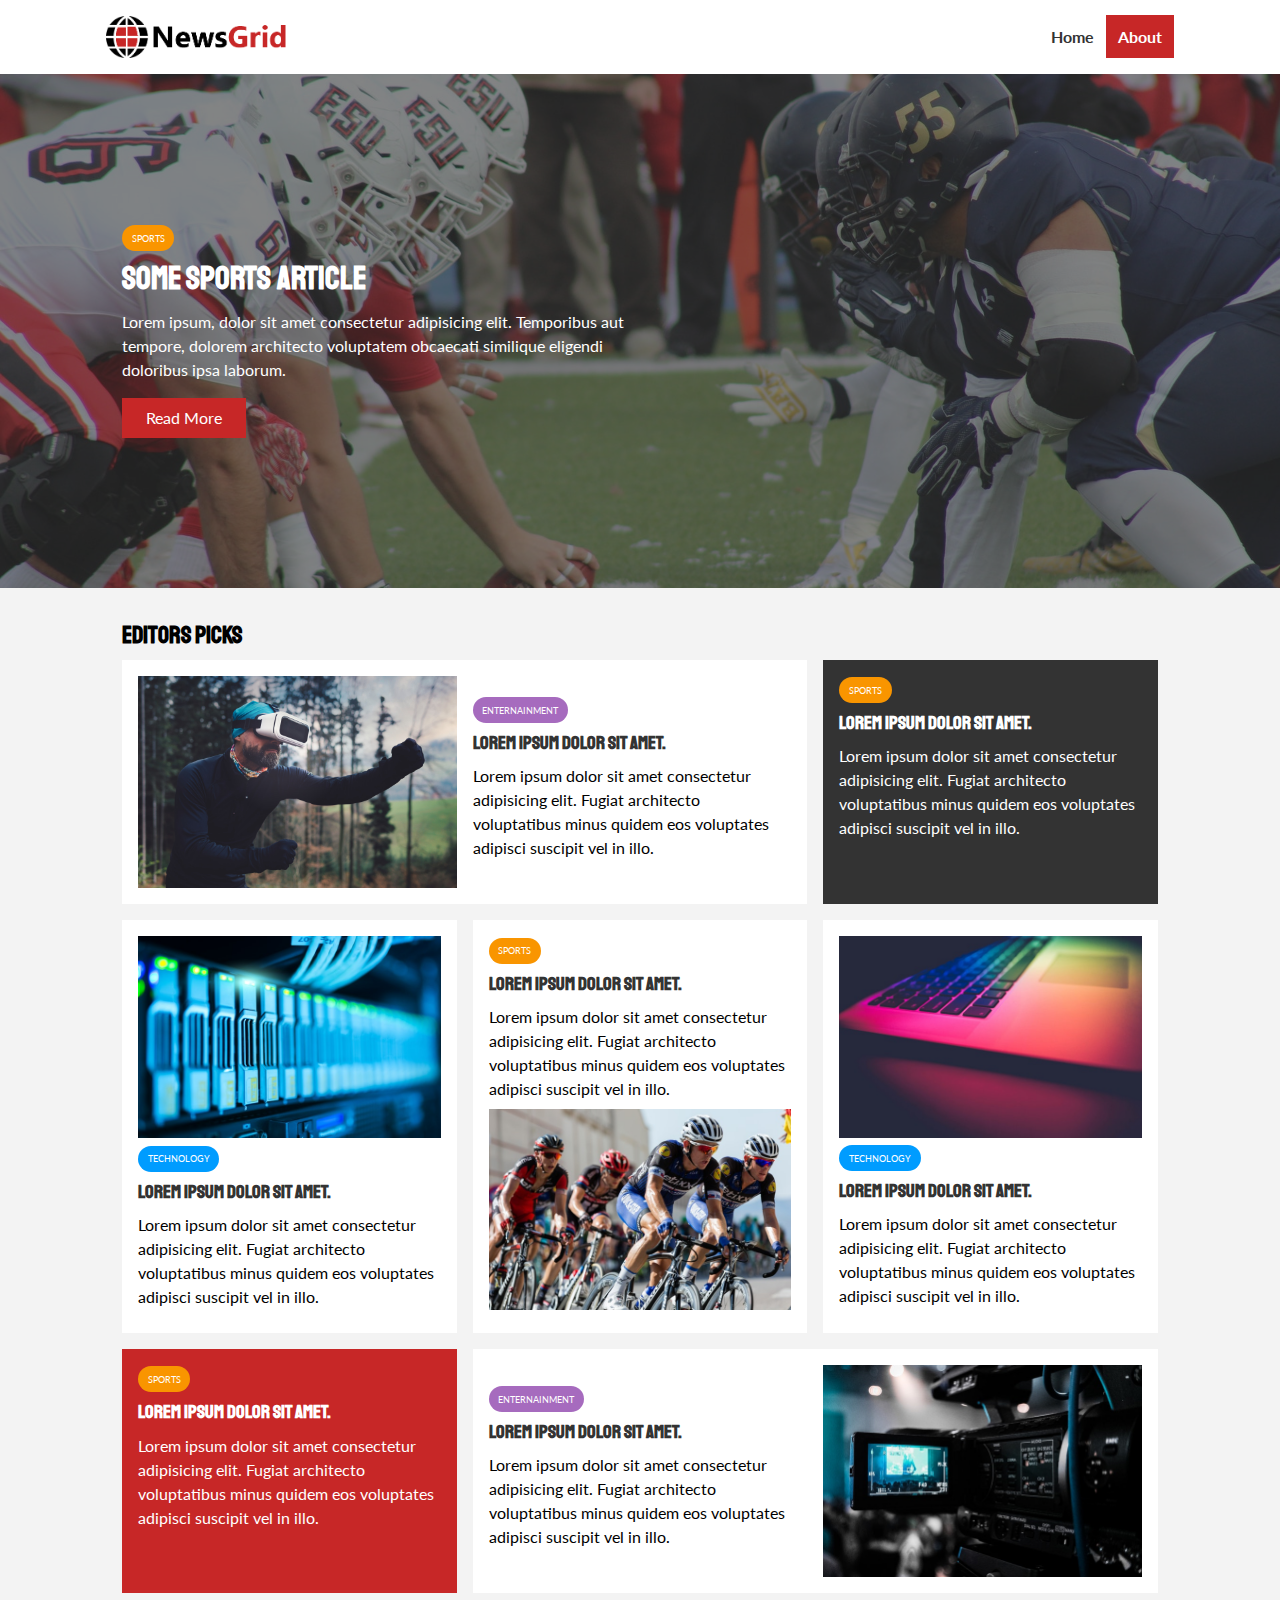
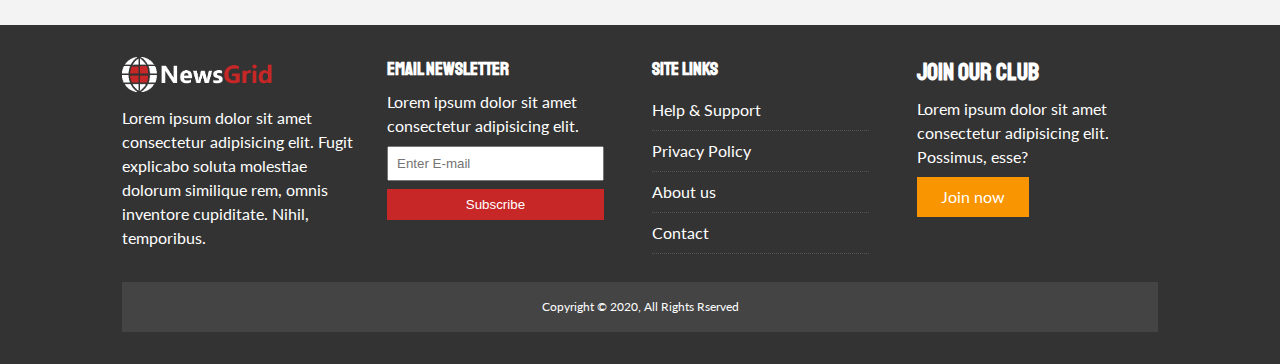
<file: index.html>
<!DOCTYPE html>
<html lang="en">
  <head>
    <meta charset="UTF-8" />
    <meta name="viewport" content="width=device-width, initial-scale=1.0" />
    <link
      rel="stylesheet"
      href="https://use.fontawesome.com/releases/v5.15.1/css/all.css"
      integrity="sha384-vp86vTRFVJgpjF9jiIGPEEqYqlDwgyBgEF109VFjmqGmIY/Y4HV4d3Gp2irVfcrp"
      crossorigin="anonymous"
    />
    <link
      href="https://fonts.googleapis.com/css2?family=Lato:wght@400;700&family=Staatliches&display=swap"
      rel="stylesheet"
    />
    <link rel="stylesheet" href="css/style.css" />
    <link
      rel="stylesheet"
      href="css/mobile.css"
      media="screen and (max-width: 768px)"
    />

    <link rel="shortcut icon" type="image/x-icon" href="favicon.ico" />
    <title>NewsGrid | Latest News</title>
  </head>
  <body>
    <nav class="main-nav">
      <div class="container">
        <img src="img/logo.png" alt="Logo" class="logo" />

        <div class="social">
          <a href="#"><i class="fab fa-facebook fa-2x"></i></a>
          <a href="#"><i class="fab fa-instagram fa-2x"></i></a>
          <a href="#"><i class="fab fa-twitter fa-2x"></i></a>
          <a href="#"><i class="fab fa-youtube fa-2x"></i></a>
        </div>

        <ul>
          <li><a href="index.html">Home</a></li>
          <li><a href="about.html" class="current">About</a></li>
        </ul>
      </div>
    </nav>

    <!-- SHOWCASE -->
    <header class="showcase">
      <div class="container">
        <div class="showcase-container">
          <div class="showcase-content">
            <div class="category category-sports">Sports</div>
            <h1>Some Sports Article</h1>
            <p>
              Lorem ipsum, dolor sit amet consectetur adipisicing elit.
              Temporibus aut tempore, dolorem architecto voluptatem obcaecati
              similique eligendi doloribus ipsa laborum.
            </p>
            <a href="" class="btn btn-primary">Read More</a>
          </div>
        </div>
      </div>
    </header>

    <!-- ARTICLES -->
    <section class="home-articles py-2">
      <div class="container">
        <h2>Editors Picks</h2>
        <div class="articles-container">
          <!-- Article 1 -->
          <article class="card">
            <img src="img/articles/ent1.jpg" alt="First Picture" />
            <div>
              <div class="category category-ent">Enternainment</div>
              <h3>
                <a href="article.html">Lorem ipsum dolor sit amet.</a>
              </h3>
              <p>
                Lorem ipsum dolor sit amet consectetur adipisicing elit. Fugiat
                architecto voluptatibus minus quidem eos voluptates adipisci
                suscipit vel in illo.
              </p>
            </div>
          </article>
          <!-- Article 2 -->
          <article class="card bg-dark">
            <div class="category category-sports">Sports</div>
            <h3>
              <a href="article.html">Lorem ipsum dolor sit amet.</a>
            </h3>
            <p>
              Lorem ipsum dolor sit amet consectetur adipisicing elit. Fugiat
              architecto voluptatibus minus quidem eos voluptates adipisci
              suscipit vel in illo.
            </p>
          </article>

          <!-- Article 3 -->
          <article class="card">
            <img src="img/articles/tech1.jpg" alt="Tech" />
            <div class="category category-tech">Technology</div>
            <h3>
              <a href="article.html">Lorem ipsum dolor sit amet.</a>
            </h3>
            <p>
              Lorem ipsum dolor sit amet consectetur adipisicing elit. Fugiat
              architecto voluptatibus minus quidem eos voluptates adipisci
              suscipit vel in illo.
            </p>
          </article>

          <!-- Article 4 -->
          <article class="card">
            <div class="category category-sports">Sports</div>
            <h3>
              <a href="article.html">Lorem ipsum dolor sit amet.</a>
            </h3>
            <p>
              Lorem ipsum dolor sit amet consectetur adipisicing elit. Fugiat
              architecto voluptatibus minus quidem eos voluptates adipisci
              suscipit vel in illo.
            </p>
            <img src="img/articles/sports1.jpg" alt="Sports" />
          </article>

          <!-- Article 5 -->
          <article class="card">
            <img src="img/articles/tech2.jpg" alt="Tech" />
            <div class="category category-tech">Technology</div>
            <h3>
              <a href="article.html">Lorem ipsum dolor sit amet.</a>
            </h3>
            <p>
              Lorem ipsum dolor sit amet consectetur adipisicing elit. Fugiat
              architecto voluptatibus minus quidem eos voluptates adipisci
              suscipit vel in illo.
            </p>
          </article>
          <!-- Article 6 -->
          <article class="card bg-primary">
            <div class="category category-sports">Sports</div>
            <h3>
              <a href="article.html">Lorem ipsum dolor sit amet.</a>
            </h3>
            <p>
              Lorem ipsum dolor sit amet consectetur adipisicing elit. Fugiat
              architecto voluptatibus minus quidem eos voluptates adipisci
              suscipit vel in illo.
            </p>
          </article>
          <!-- Article 7 -->
          <article class="card">
            <div>
              <div class="category category-ent">Enternainment</div>
              <h3>
                <a href="article.html">Lorem ipsum dolor sit amet.</a>
              </h3>
              <p>
                Lorem ipsum dolor sit amet consectetur adipisicing elit. Fugiat
                architecto voluptatibus minus quidem eos voluptates adipisci
                suscipit vel in illo.
              </p>
            </div>
            <img src="img/articles/ent2.jpg" alt="First Picture" />
          </article>
        </div>
      </div>
    </section>

    <!-- Footer -->
    <footer class="main-footer py-2">
      <div class="container">
        <div class="footer-container">
          <div>
            <img src="img/logo_light.png" alt="News" />
            <p>
              Lorem ipsum dolor sit amet consectetur adipisicing elit. Fugit
              explicabo soluta molestiae dolorum similique rem, omnis inventore
              cupiditate. Nihil, temporibus.
            </p>
          </div>
          <div>
            <h3>Email Newsletter</h3>
            <p>Lorem ipsum dolor sit amet consectetur adipisicing elit.</p>
            <form>
              <input type="email" placeholder="Enter E-mail" />
              <input type="submit" value="Subscribe" class="btn btn-primary" />
            </form>
          </div>

          <div>
            <h3>Site Links</h3>
            <ul class="list">
              <li><a href="#">Help & Support</a></li>
              <li><a href="#">Privacy Policy</a></li>
              <li><a href="#">About us</a></li>
              <li><a href="#">Contact</a></li>
            </ul>
          </div>

          <div>
            <h2>Join Our Club</h2>
            <p>
              Lorem ipsum dolor sit amet consectetur adipisicing elit. Possimus,
              esse?
            </p>
            <a href="#" class="btn btn-secondary">Join now</a>
          </div>

          <div>
            <p>Copyright &copy; 2020, All Rights Rserved</p>
          </div>
        </div>
      </div>
    </footer>
  </body>
</html>
</file>
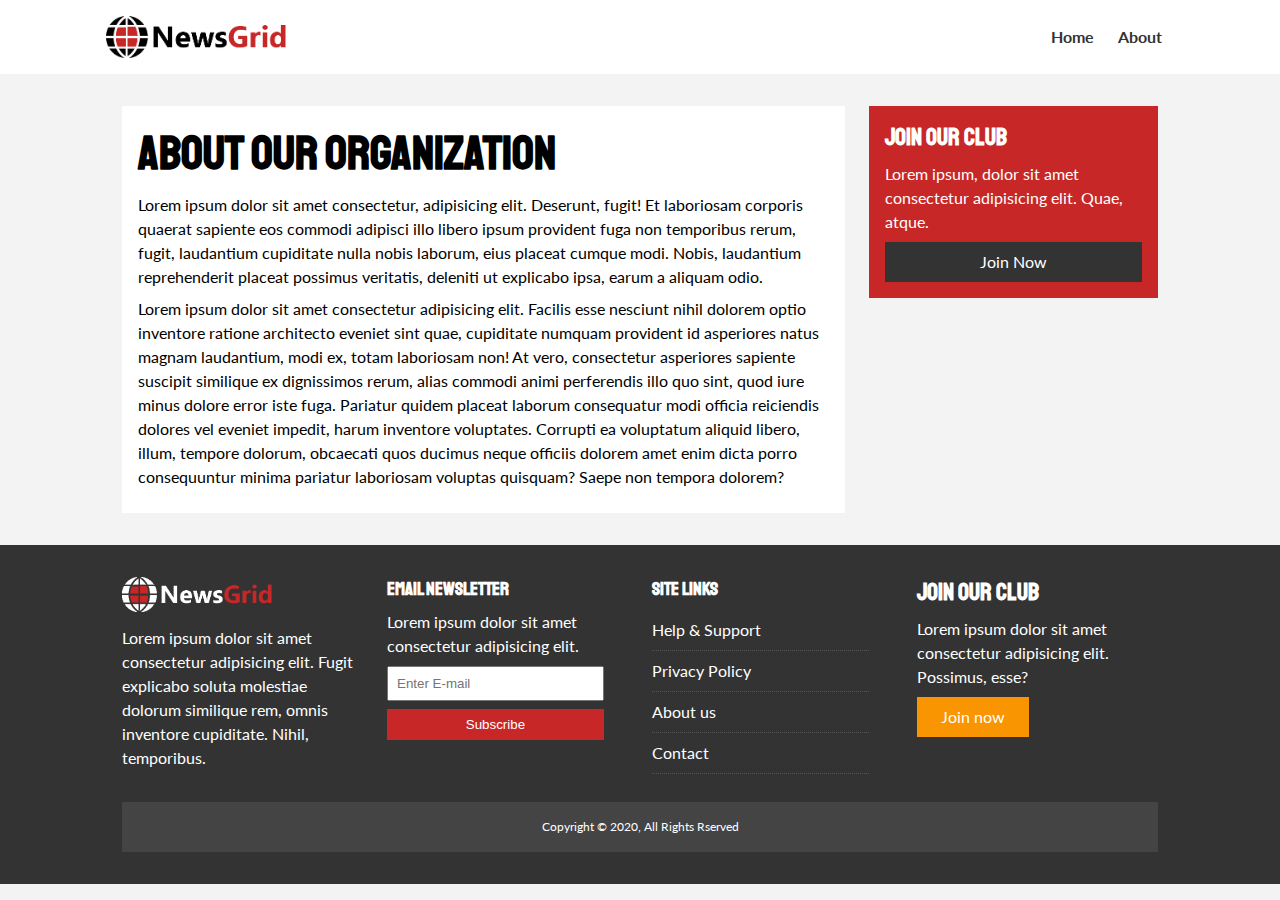
<file: about.html>
<!DOCTYPE html>
<html lang="en">
  <head>
    <meta charset="UTF-8" />
    <meta name="viewport" content="width=device-width, initial-scale=1.0" />
    <link
      rel="stylesheet"
      href="https://use.fontawesome.com/releases/v5.15.1/css/all.css"
      integrity="sha384-vp86vTRFVJgpjF9jiIGPEEqYqlDwgyBgEF109VFjmqGmIY/Y4HV4d3Gp2irVfcrp"
      crossorigin="anonymous"
    />
    <link
      href="https://fonts.googleapis.com/css2?family=Lato:wght@400;700&family=Staatliches&display=swap"
      rel="stylesheet"
    />
    <link rel="stylesheet" href="css/style.css" />
    <link
      rel="stylesheet"
      href="css/mobile.css"
      media="screen and (max-width: 768px)"
    />

    <link rel="shortcut icon" type="image/x-icon" href="favicon.ico" />
    <title>NewsGrid | About</title>
  </head>
  <body>
    <!-- Navigation -->
    <nav class="main-nav">
      <div class="container">
        <img src="img/logo.png" alt="Logo" class="logo" />

        <div class="social">
          <a href="#"><i class="fab fa-facebook fa-2x"></i></a>
          <a href="#"><i class="fab fa-instagram fa-2x"></i></a>
          <a href="#"><i class="fab fa-twitter fa-2x"></i></a>
          <a href="#"><i class="fab fa-youtube fa-2x"></i></a>
        </div>

        <ul>
          <li><a href="index.html">Home</a></li>
          <li><a href="about.html">About</a></li>
        </ul>
      </div>
    </nav>

    <!-- Section about -->
    <section class="about">
      <div class="container">
        <div class="page-container">
          <article class="card">
            <h1 class="l-heading">About Our Organization</h1>
            <p>
              Lorem ipsum dolor sit amet consectetur, adipisicing elit.
              Deserunt, fugit! Et laboriosam corporis quaerat sapiente eos
              commodi adipisci illo libero ipsum provident fuga non temporibus
              rerum, fugit, laudantium cupiditate nulla nobis laborum, eius
              placeat cumque modi. Nobis, laudantium reprehenderit placeat
              possimus veritatis, deleniti ut explicabo ipsa, earum a aliquam
              odio.
            </p>
            <p>
              Lorem ipsum dolor sit amet consectetur adipisicing elit. Facilis
              esse nesciunt nihil dolorem optio inventore ratione architecto
              eveniet sint quae, cupiditate numquam provident id asperiores
              natus magnam laudantium, modi ex, totam laboriosam non! At vero,
              consectetur asperiores sapiente suscipit similique ex dignissimos
              rerum, alias commodi animi perferendis illo quo sint, quod iure
              minus dolore error iste fuga. Pariatur quidem placeat laborum
              consequatur modi officia reiciendis dolores vel eveniet impedit,
              harum inventore voluptates. Corrupti ea voluptatum aliquid libero,
              illum, tempore dolorum, obcaecati quos ducimus neque officiis
              dolorem amet enim dicta porro consequuntur minima pariatur
              laboriosam voluptas quisquam? Saepe non tempora dolorem?
            </p>
          </article>

          <aside class="card bg-primary">
            <h2>Join Our Club</h2>
            <p>
              Lorem ipsum, dolor sit amet consectetur adipisicing elit. Quae,
              atque.
            </p>
            <a href="" class="btn btn-dark btn-block">Join Now</a>
          </aside>
        </div>
      </div>
    </section>

    <!-- Footer -->
    <footer class="main-footer py-2">
      <div class="container">
        <div class="footer-container">
          <div>
            <img src="img/logo_light.png" alt="News" />
            <p>
              Lorem ipsum dolor sit amet consectetur adipisicing elit. Fugit
              explicabo soluta molestiae dolorum similique rem, omnis inventore
              cupiditate. Nihil, temporibus.
            </p>
          </div>
          <div>
            <h3>Email Newsletter</h3>
            <p>Lorem ipsum dolor sit amet consectetur adipisicing elit.</p>
            <form>
              <input type="email" placeholder="Enter E-mail" />
              <input type="submit" value="Subscribe" class="btn btn-primary" />
            </form>
          </div>

          <div>
            <h3>Site Links</h3>
            <ul class="list">
              <li><a href="#">Help & Support</a></li>
              <li><a href="#">Privacy Policy</a></li>
              <li><a href="#">About us</a></li>
              <li><a href="#">Contact</a></li>
            </ul>
          </div>

          <div>
            <h2>Join Our Club</h2>
            <p>
              Lorem ipsum dolor sit amet consectetur adipisicing elit. Possimus,
              esse?
            </p>
            <a href="#" class="btn btn-secondary">Join now</a>
          </div>

          <div>
            <p>Copyright &copy; 2020, All Rights Rserved</p>
          </div>
        </div>
      </div>
    </footer>
  </body>
</html>
</file>
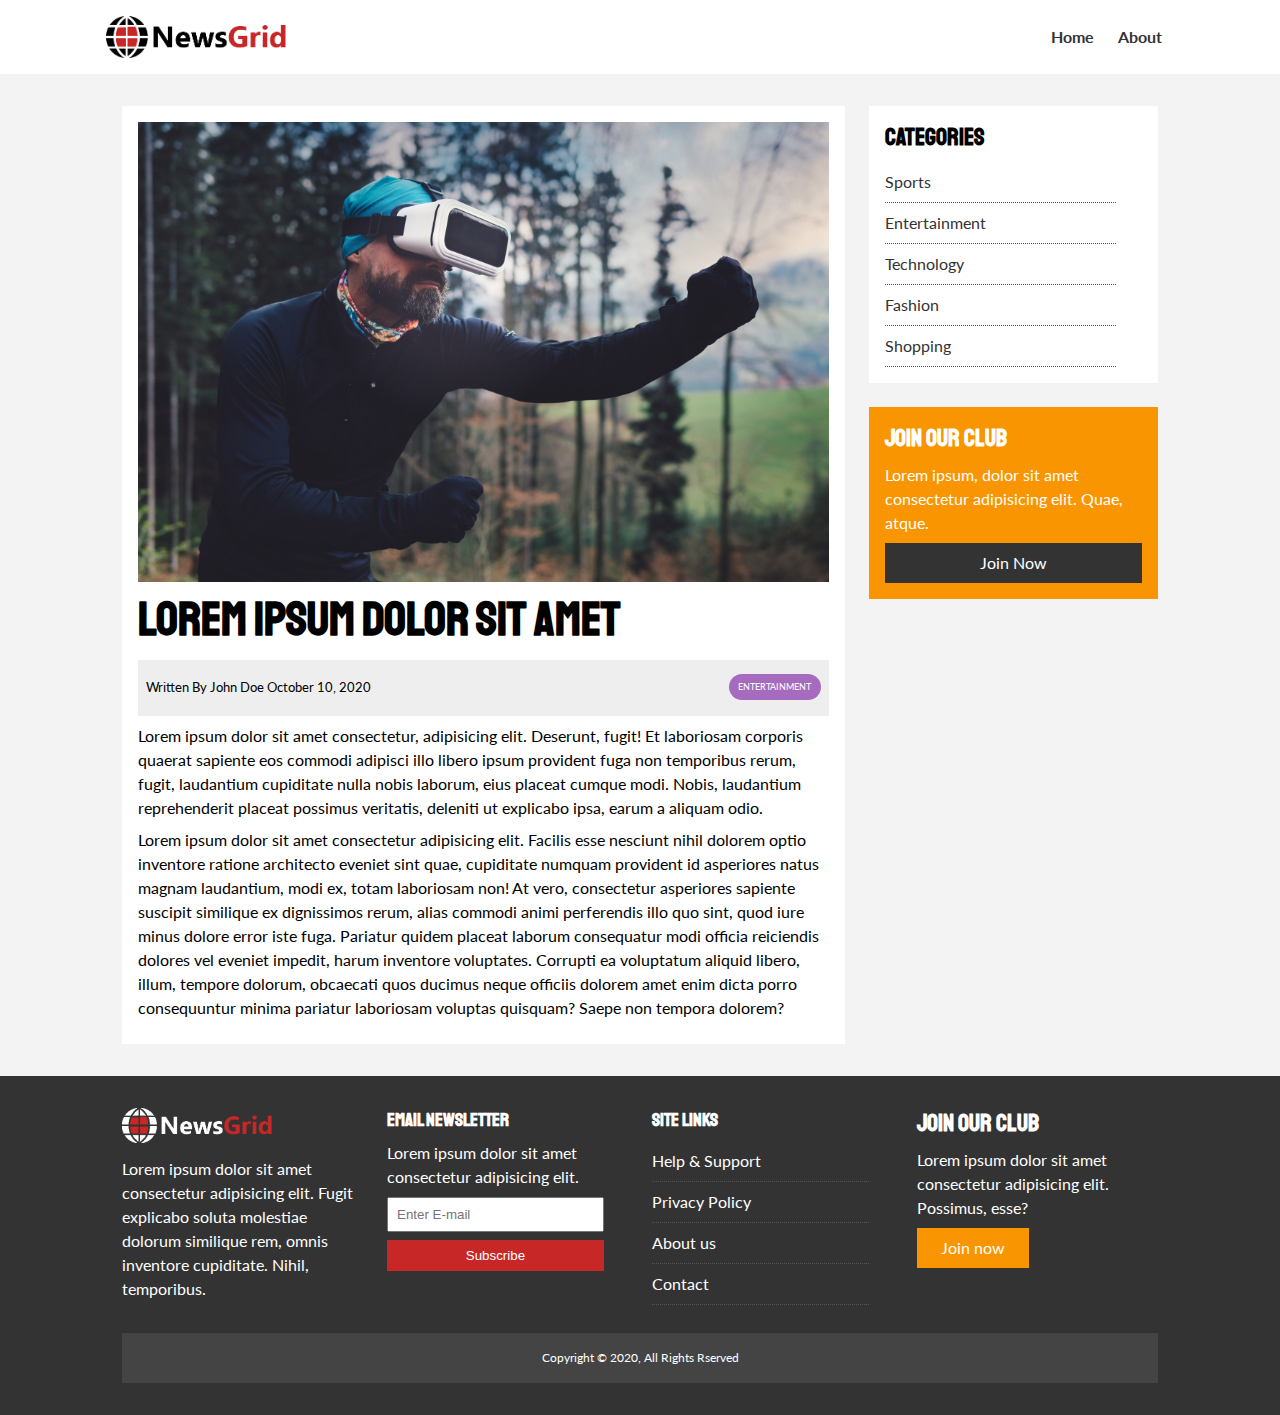
<file: article.html>
<!DOCTYPE html>
<html lang="en">
  <head>
    <meta charset="UTF-8" />
    <meta name="viewport" content="width=device-width, initial-scale=1.0" />
    <link
      rel="stylesheet"
      href="https://use.fontawesome.com/releases/v5.15.1/css/all.css"
      integrity="sha384-vp86vTRFVJgpjF9jiIGPEEqYqlDwgyBgEF109VFjmqGmIY/Y4HV4d3Gp2irVfcrp"
      crossorigin="anonymous"
    />
    <link
      href="https://fonts.googleapis.com/css2?family=Lato:wght@400;700&family=Staatliches&display=swap"
      rel="stylesheet"
    />
    <link rel="stylesheet" href="css/style.css" />
    <link
      rel="stylesheet"
      href="css/mobile.css"
      media="screen and (max-width: 768px)"
    />

    <link rel="shortcut icon" type="image/x-icon" href="favicon.ico" />
    <title>NewsGrid | Latest News</title>
  </head>
  <body>
    <!-- Navigation -->
    <nav class="main-nav">
      <div class="container">
        <img src="img/logo.png" alt="Logo" class="logo" />

        <div class="social">
          <a href="#"><i class="fab fa-facebook fa-2x"></i></a>
          <a href="#"><i class="fab fa-instagram fa-2x"></i></a>
          <a href="#"><i class="fab fa-twitter fa-2x"></i></a>
          <a href="#"><i class="fab fa-youtube fa-2x"></i></a>
        </div>

        <ul>
          <li><a href="index.html">Home</a></li>
          <li><a href="about.html">About</a></li>
        </ul>
      </div>
    </nav>

    <!-- Section about -->
    <section class="article">
      <div class="container">
        <div class="page-container">
          <article class="card">
            <img src="img/articles/ent1.jpg" alt="Entertainment" />
            <h1 class="l-heading">Lorem ipsum dolor sit amet</h1>
            <div class="meta">
              <small>
                <i class="fas fa-user"></i> Written By John Doe October 10, 2020
              </small>
              <div class="category category-ent">Entertainment</div>
            </div>
            <p>
              Lorem ipsum dolor sit amet consectetur, adipisicing elit.
              Deserunt, fugit! Et laboriosam corporis quaerat sapiente eos
              commodi adipisci illo libero ipsum provident fuga non temporibus
              rerum, fugit, laudantium cupiditate nulla nobis laborum, eius
              placeat cumque modi. Nobis, laudantium reprehenderit placeat
              possimus veritatis, deleniti ut explicabo ipsa, earum a aliquam
              odio.
            </p>
            <p>
              Lorem ipsum dolor sit amet consectetur adipisicing elit. Facilis
              esse nesciunt nihil dolorem optio inventore ratione architecto
              eveniet sint quae, cupiditate numquam provident id asperiores
              natus magnam laudantium, modi ex, totam laboriosam non! At vero,
              consectetur asperiores sapiente suscipit similique ex dignissimos
              rerum, alias commodi animi perferendis illo quo sint, quod iure
              minus dolore error iste fuga. Pariatur quidem placeat laborum
              consequatur modi officia reiciendis dolores vel eveniet impedit,
              harum inventore voluptates. Corrupti ea voluptatum aliquid libero,
              illum, tempore dolorum, obcaecati quos ducimus neque officiis
              dolorem amet enim dicta porro consequuntur minima pariatur
              laboriosam voluptas quisquam? Saepe non tempora dolorem?
            </p>
          </article>

          <aside id="categories" class="card">
            <h2>Categories</h2>
            <ul class="list">
              <li>
                <a href="#">
                  <i class="fas fa-chevron-right"></i>
                  Sports</a
                >
              </li>

              <li>
                <a href="#">
                  <i class="fas fa-chevron-right"></i>
                  Entertainment</a
                >
              </li>

              <li>
                <a href="#">
                  <i class="fas fa-chevron-right"></i>
                  Technology</a
                >
              </li>

              <li>
                <a href="#">
                  <i class="fas fa-chevron-right"></i>
                  Fashion</a
                >
              </li>

              <li>
                <a href="#">
                  <i class="fas fa-chevron-right"></i>
                  Shopping</a
                >
              </li>
            </ul>
          </aside>

          <aside class="card bg-secondary">
            <h2>Join Our Club</h2>
            <p>
              Lorem ipsum, dolor sit amet consectetur adipisicing elit. Quae,
              atque.
            </p>
            <a href="" class="btn btn-dark btn-block">Join Now</a>
          </aside>
        </div>
      </div>
    </section>

    <!-- Footer -->
    <footer class="main-footer py-2">
      <div class="container">
        <div class="footer-container">
          <div>
            <img src="img/logo_light.png" alt="News" />
            <p>
              Lorem ipsum dolor sit amet consectetur adipisicing elit. Fugit
              explicabo soluta molestiae dolorum similique rem, omnis inventore
              cupiditate. Nihil, temporibus.
            </p>
          </div>
          <div>
            <h3>Email Newsletter</h3>
            <p>Lorem ipsum dolor sit amet consectetur adipisicing elit.</p>
            <form>
              <input type="email" placeholder="Enter E-mail" />
              <input type="submit" value="Subscribe" class="btn btn-primary" />
            </form>
          </div>

          <div>
            <h3>Site Links</h3>
            <ul class="list">
              <li><a href="#">Help & Support</a></li>
              <li><a href="#">Privacy Policy</a></li>
              <li><a href="#">About us</a></li>
              <li><a href="#">Contact</a></li>
            </ul>
          </div>

          <div>
            <h2>Join Our Club</h2>
            <p>
              Lorem ipsum dolor sit amet consectetur adipisicing elit. Possimus,
              esse?
            </p>
            <a href="#" class="btn btn-secondary">Join now</a>
          </div>

          <div>
            <p>Copyright &copy; 2020, All Rights Rserved</p>
          </div>
        </div>
      </div>
    </footer>
  </body>
</html>
</file>
<file: css/style.css>
:root {
  --primary-color: #c72727;
  --secondary-color: #f99500;
  --light-color: #f3f3f3;
  --dark-color: #333;

  --max-width: 1100px;
}

.category {
  --sports-color: #f99500;
  --ent-color: #a66bbe;
  --tech-color: #009cff;
}

/*     
font-family: 'Lato', sans-serif;
font-family: 'Staatliches', cursive; 
*/

/* RESETS */
* {
  margin: 0;
  padding: 0;
  box-sizing: border-box;
}

body {
  font-family: 'Lato', sans-serif;
  line-height: 1.5;
  background: var(--light-color);
}

a {
  color: var(--dark-color);
  text-decoration: none;
}

p {
  margin: 0.5rem 0;
}

ul {
  list-style: none;
}

img {
  width: 100%;
}

h1,
h2,
h3,
h4,
h6 {
  font-family: 'Staatliches', cursive;
  margin-bottom: 0.55rem;
  line-height: 1.3;
}

/* Utilities */
.container {
  max-width: var(--max-width);
  margin: 0 auto;
  padding: 0 2rem;
  overflow: hidden;
}

.btn {
  display: inline-block;
  border: none;
  background: var(--dark-color);
  color: #fff;
  padding: 0.5rem 1.5rem;
}

.btn-light {
  background: var(--light-color);
}

.btn-primary {
  background: var(--primary-color);
}

.btn-secondary {
  background: #f99500;
}

.btn-block {
  display: block;
  width: 100%;
  text-align: center;
}

.btn:hover {
  opacity: 0.8;
}

.card {
  background: #fff;
  padding: 1rem;
}

.bg-dark {
  background: var(--dark-color);
  color: #fff;
}

.bg-primary {
  background: var(--primary-color);
  color: #fff;
}

.bg-secondary {
  background: var(--secondary-color);
  color: #fff;
}

.bg-dark h1,
.bg-dark h2,
.bg-dark h3,
.bg-dark a,
.bg-dark a,
.bg-dark a,
.bg-primary h1,
.bg-primary h2,
.bg-primary h3,
.bg-primary a {
  color: #fff;
}
.py-1 {
  padding: 1.5rem 0;
}
.py-2 {
  padding: 2rem 0;
}
.py-3 {
  padding: 3rem 0;
}

.p1 {
  padding: 1.5rem;
}
.p2 {
  padding: 2rem;
}
.p3 {
  padding: 3rem;
}

.list li {
  padding: 0.5rem 0;
  border-bottom: 1px dotted #555;
  width: 90%;
}

.list li a:hover {
  color: var(--primary-color);
}

/* Inner page grid container */
.page-container {
  display: grid;
  grid-template-columns: 5fr 2fr;
  margin: 2rem 0;
  gap: 1.5rem;
}

.page-container > *:first-child {
  grid-row: 1 / span 3;
}

.l-heading {
  font-size: 3rem;
}

.category {
  display: inline-block;
  color: #fff;
  font-size: 0.55rem;
  text-transform: uppercase;
  padding: 0.4rem 0.6rem;
  border-radius: 15px;
  margin-bottom: 0.5rem;
}

.category-sports {
  background: var(--sports-color);
}

.category-tech {
  background: var(--tech-color);
}

.category-ent {
  background: var(--ent-color);
}

/* Navigation */
.main-nav {
  background-color: #fff;
  position: sticky;
  top: 0;
  z-index: 999;
}

.main-nav .container {
  display: grid;
  grid-template-columns: 6fr 3fr 2fr;
  padding: 1rem;
  align-items: center;
}

.main-nav .logo {
  width: 180px;
}

.main-nav ul {
  justify-self: end;

  display: flex;
}

.main-nav ul li a {
  padding: 0.75rem;
  font-weight: 700;
}
.main-nav ul li a.current {
  background: var(--primary-color);
  color: #fff;
}

.main-nav ul li a:hover {
  background: var(--light-color);
  color: var(--dark-color);
}

.main-nav .social {
  justify-self: center;
}

.main-nav .social i {
  color: #777;
  margin-right: 0.5rem;
}

/* Showcase */
.showcase {
  color: #fff;
  background: #333;
  padding: 2rem;
  position: relative;
}

.showcase::before {
  content: '';
  position: absolute;

  background: url('../img/featured.jpg') no-repeat center center/cover;
  position: absolute;
  top: 0;
  left: 0;
  width: 100%;
  height: 100%;
  opacity: 0.4;
}
.showcase-container {
  display: grid;
  grid-template-columns: repeat(2, minmax(300px, 1fr));
  justify-content: center;
  align-items: center;
  height: 50vh;
}

.showcase-content {
  z-index: 1;
}

.showcase-content p {
  margin-bottom: 1rem;
}

/* Home Articles */
.articles-container {
  display: grid;
  grid-template-columns: repeat(3, 1fr);
  gap: 1rem;
}

.articles-container > *:first-child,
.articles-container > *:last-child {
  display: grid;
  grid-template-columns: repeat(2, 1fr);
  gap: 1rem;
  align-items: center;
  grid-column: 1 / span 2;
}

.articles-container > *:last-child {
  grid-column: 2 / span 2;
}

.article .meta {
  display: flex;
  justify-content: space-between;
  align-items: center;
  background: #eee;
  padding: 0.5rem;
}

.article .meta .category {
  margin-top: 0.4rem;
}

/* Footer */
.main-footer {
  background: var(--dark-color);
  color: #fff;
}

.main-footer img {
  width: 150px;
}

.main-footer a {
  color: #fff;
}

.footer-container {
  display: grid;
  grid-template-columns: repeat(4, 1fr);
  gap: 1.5em;
}

.footer-container > *:last-child {
  background: #444;
  grid-column: 1 / -1;
  padding: 0.5rem;
  text-align: center;
  font-size: 0.75rem;
}

.footer-container input[type='email'] {
  width: 90%;
  padding: 0.5rem;
  margin-bottom: 0.5rem;
}

.footer-container input[type='submit'] {
  width: 90%;
}
</file>
<file: css/mobile.css>
/* navitation */
.main-nav .social {
  display: none;
}

.main-nav .container {
  grid-template-columns: 1fr;
  gap: 1.2rem;
}

.main-nav ul,
.main-nav .logo {
  justify-self: center;
}

.main-nav ul li a {
  padding: 0.5rem;
}

.articles-container {
  grid-template-columns: repeat(2, 1fr);
}

.articles-container > *:first-child,
.articles-container > *:last-child {
  grid-template-columns: 1fr;
  grid-column: 1;
}

@media (max-width: 600px) {
  /* Stack Grid items */
  .showcase-container {
    grid-template-columns: 1fr;
  }
  .articles-container,
  .footer-container {
    grid-template-columns: 1fr;
  }

  .footer-container > *:first-child,
  .footer-container > *:nth-child(2) {
    border-bottom: 1px solid #444;
  }

  .footer-container > * {
    padding-bottom: 1rem;
  }

  /* about page */
  .page-container {
    grid-template-columns: 1fr;
    text-align: center;
  }
}
</file>
